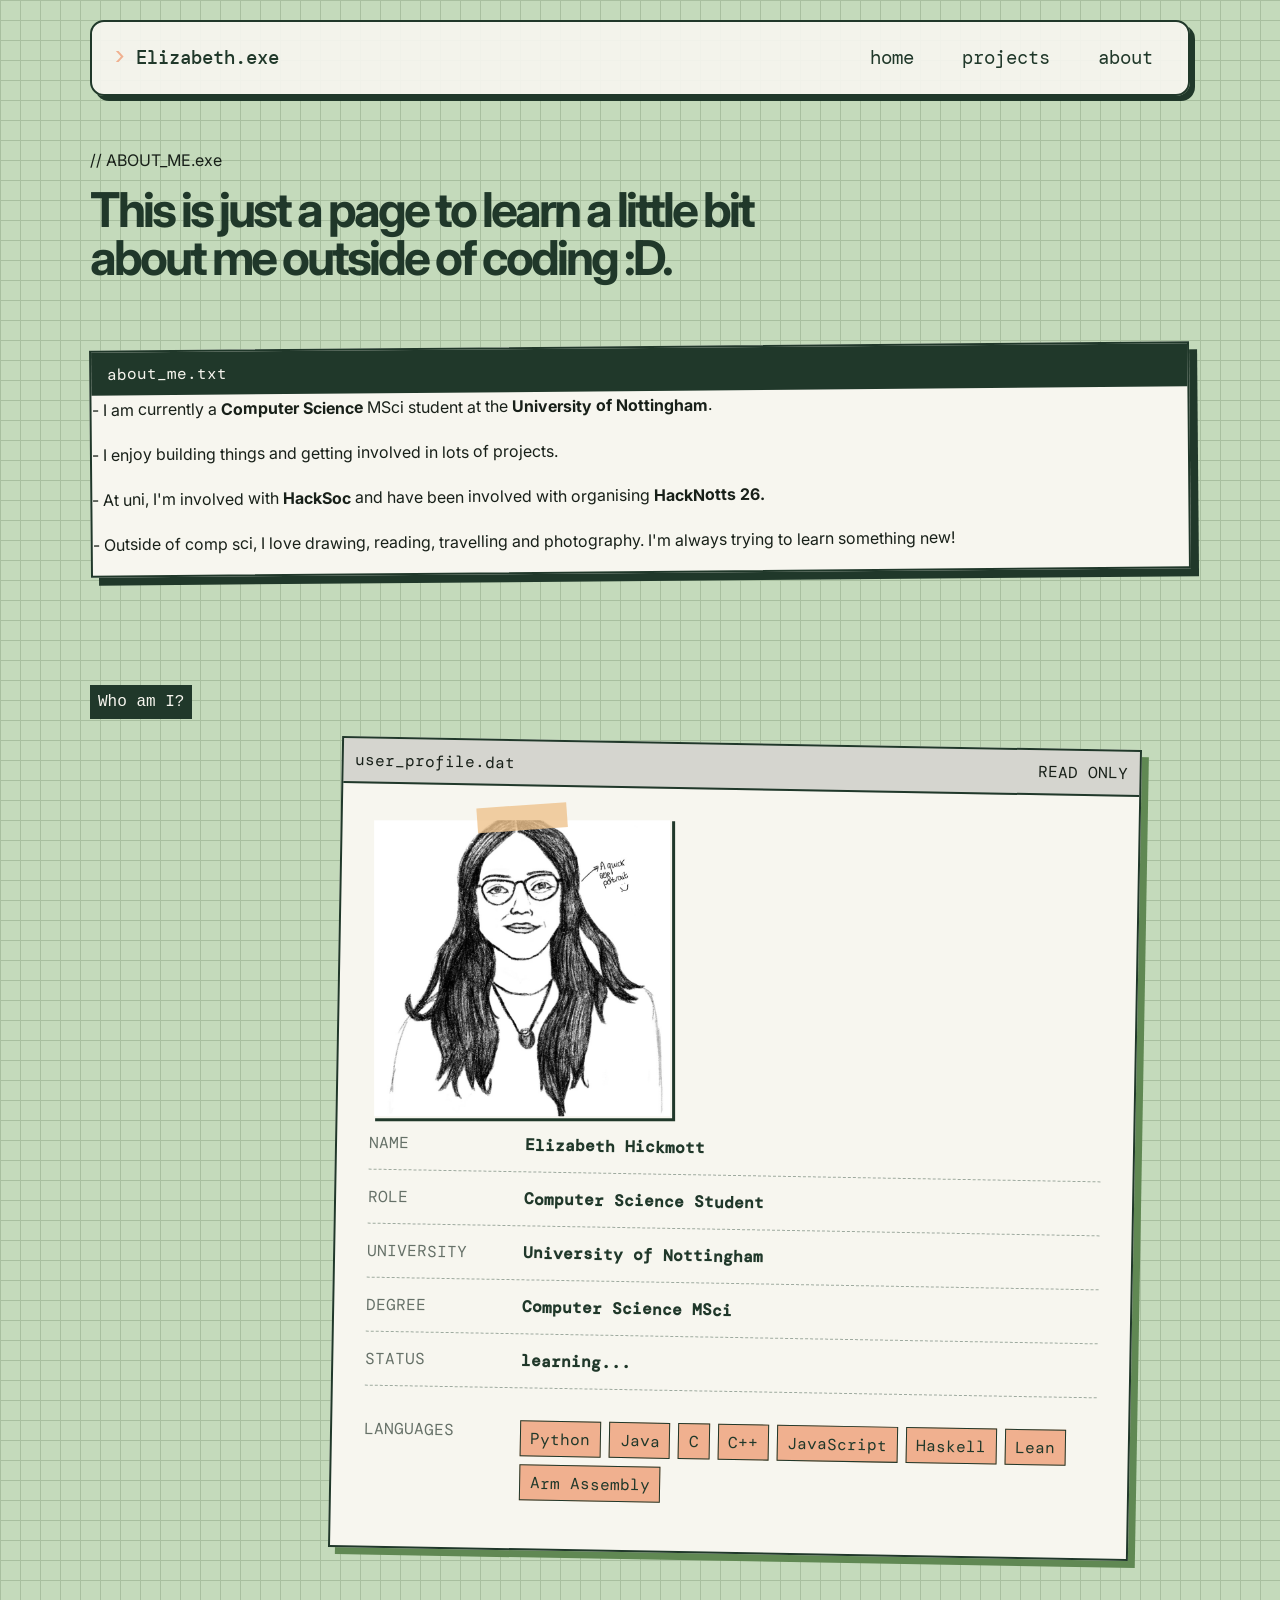
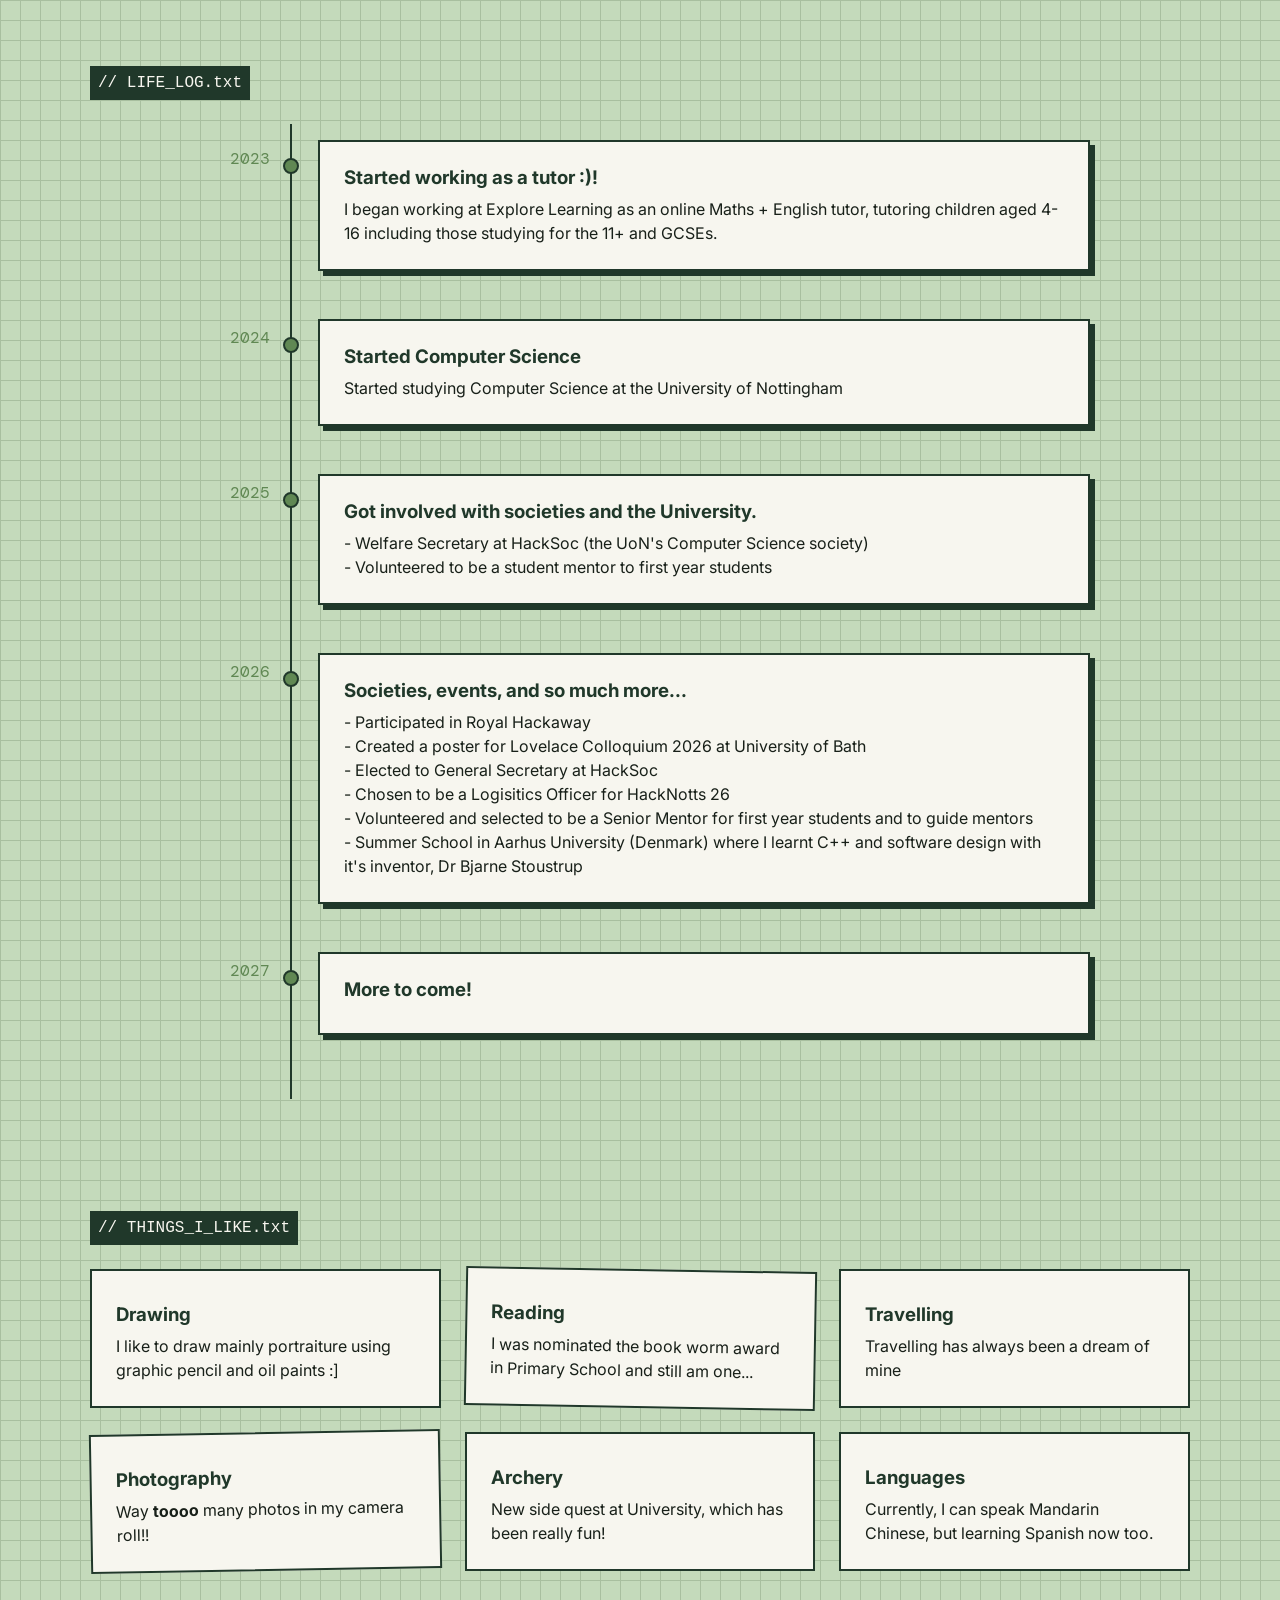
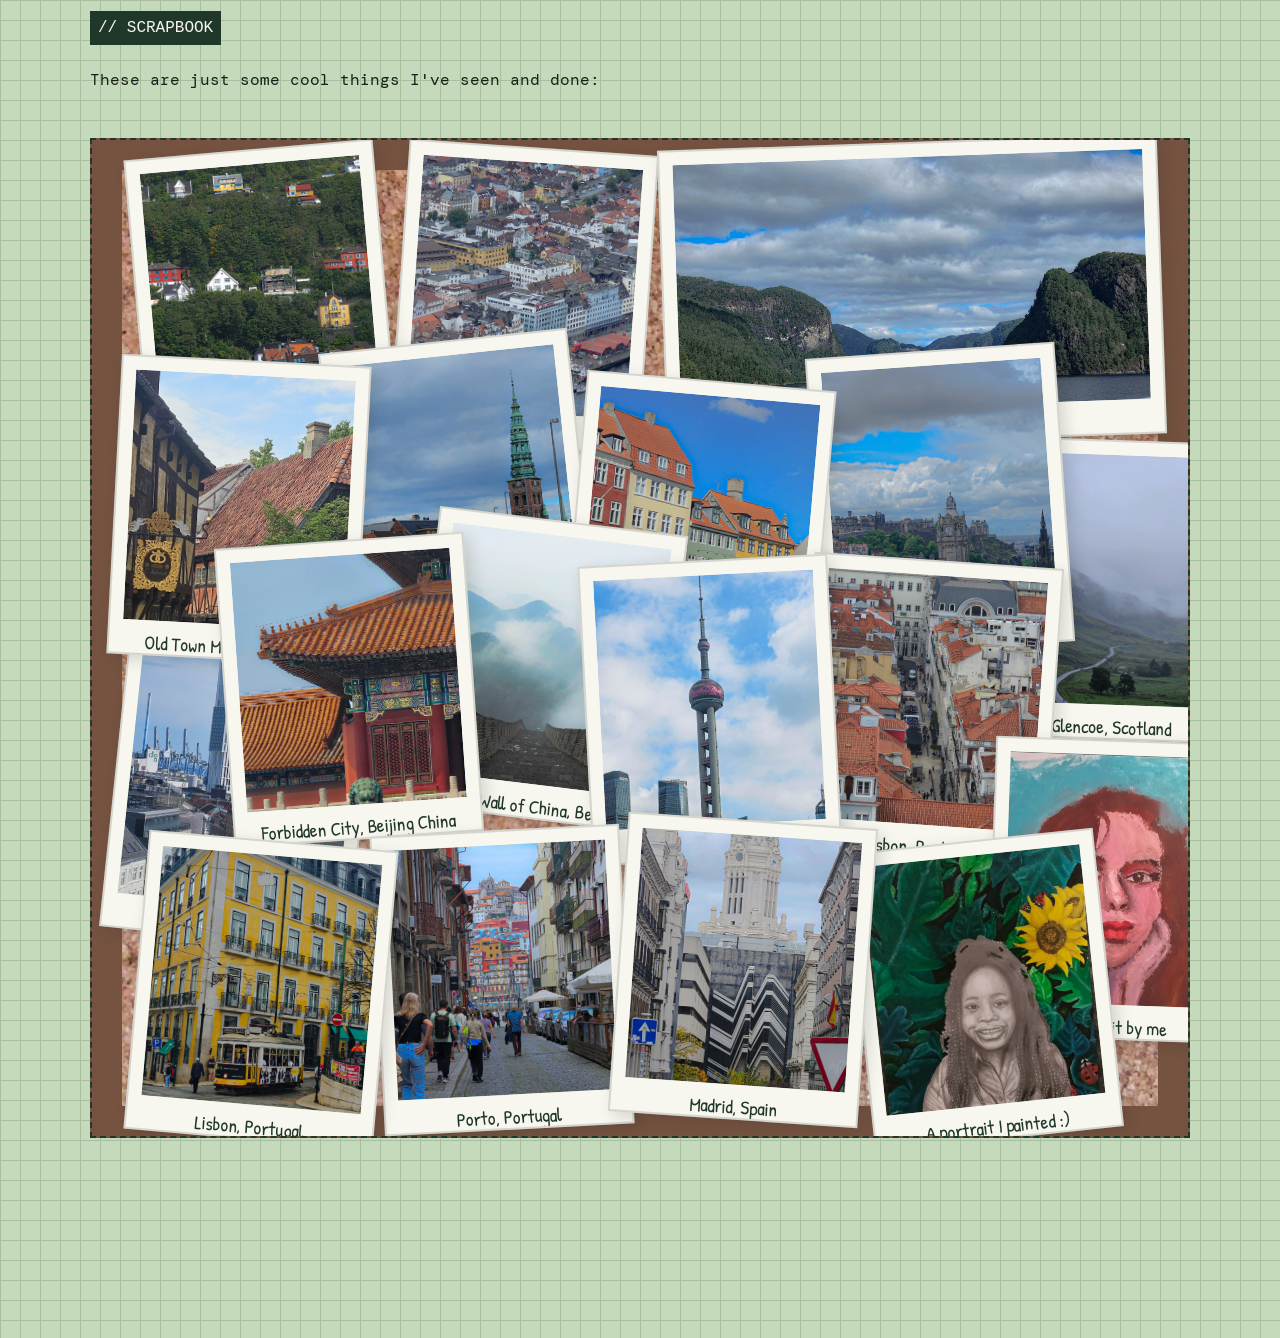
<file: about.html>
<!DOCTYPE html>
<html lang="en">
    <head>
        <title>Elizabeth - about</title>
        <meta charset="UTF-8">
        <meta name="viewport" content="width=device-width, initial-scale=1.0">
        <link rel="stylesheet" href="https://cdnjs.cloudflare.com/ajax/libs/font-awesome/4.7.0/css/font-awesome.min.css">
        <link rel="stylesheet" href="style.css">
    </head>

    <body>
        <header>
            <a href="index.html" class="logo"> Elizabeth.exe</a>
    
            <nav> 
                <a href="index.html">home</a>
                <a href="projects.html"> projects</a>
                <a href="about.html"> about</a>
            </nav>

        </header>

        <main class="about-page">

            <section class="about-heading">
                <p class="terminal-label">
                    // ABOUT_ME.exe
                </p>

                <h1>
                    This is just a page to learn a little bit about me outside of coding :D.
                </h1>

            </section>


            <section class="about-window">
                <div class="about-window-bar">
                    <span>
                        about_me.txt
                    </span>

                    <div class="window-buttons">

                        <i></i>
                        <i></i>
                        <i></i>
    
                    </div>
                </div>

                <div class="about-txt">

                    <p>
                        - I am currently a <b>Computer Science</b> MSci student at the <b>University of Nottingham</b>.
                    </p>

                    <p>
                        - I enjoy building things and getting involved in lots of projects.
                    </p>

                    <p>
                        - At uni, I'm involved with <b>HackSoc </b> and have been involved with organising <b>HackNotts 26.</b>
                    </p>

                    <p>
                        - Outside of comp sci, I love drawing, reading, travelling and photography. I'm always trying to learn something new!
                    </p>
                </div>
            </section>


            <section class="profile-section">
                <div class="section-label">
                    Who am I?
                </div>

                <div class="profile-card">
                    <div class="profile-header">
                        <span>
                            user_profile.dat
                        </span>

                        <span>
                            READ ONLY
                        </span>
                    </div>

                    

                    <div class="profile-content">

                        <div class="profile-photo">
                            <div class="photo-image">
                                <img src="images/selfPortrait.jpeg" alt="Self Portrait">          
                            </div>               
                         </div>

                        <div class="profile-row">
                            <span> NAME</span>
                            <strong>Elizabeth Hickmott</strong>
                        </div>

                        <div class="profile-row">
                            <span> ROLE</span>
                            <strong>Computer Science Student</strong>
                        </div>

                        <div class="profile-row">
                            <span> UNIVERSITY</span>
                            <strong>University of Nottingham</strong>
                        </div>

                        <div class="profile-row">
                            <span> DEGREE</span>
                            <strong>Computer Science MSci</strong>
                        </div>

                        <div class="profile-row">
                            <span> STATUS</span>
                            <strong>learning...</strong>
                        </div>


                        <div class="profile-divider"></div>

                        <div class="profile-row skills">
                            <span> LANGUAGES</span>

                            <div>
                                <span>Python</span>
                                <span>Java</span>
                                <span>C</span>
                                <span>C++</span>
                                <span>JavaScript</span>
                                <span>Haskell</span>
                                <span>Lean</span>
                                <span>Arm Assembly</span>
                            </div>
                        </div>
                    </div>
                </div>
            </section>


            <section class="life-section">
                <div class="section-label">
                    // LIFE_LOG.txt
                </div>

                <div class="timeline">
                    <div class="timeline-item">
                        <div class="timeline-date">
                            2023
                        </div>
                        
                        <div class="timeline-content">
                        <h3>
                            Started working as a tutor :)!
                        </h3>
                        <p>
                            I began working at Explore Learning as an online Maths + English tutor, tutoring children aged 4-16 including those studying for the 11+ and GCSEs.
                        </p>
                    </div>
                </div>

                    <div class="timeline-item">
                        <div class="timeline-date">
                            2024
                        </div>
                        
                        <div class="timeline-content">
                            <h3>
                                Started Computer Science
                            </h3>
                            <p>
                                Started studying Computer Science at the University of Nottingham
                            </p>
                        </div>
                    </div>

                    <div class="timeline-item">
                        <div class="timeline-date">
                            2025
                        </div>
                        
                        <div class="timeline-content">
                            <h3>
                                Got involved with societies and the University.
                            </h3>
                            <p>
                                - Welfare Secretary at HackSoc (the UoN's Computer Science society)
                                <br>
                                - Volunteered to be a student mentor to first year students
                            </p>
                        </div>
                    </div>

                    <div class="timeline-item">
                        <div class="timeline-date">
                            2026
                        </div>
                        
                        <div class="timeline-content">
                            <h3>
                                Societies, events, and so much more...
                            </h3>
                            <p>
                                - Participated in Royal Hackaway
                                <br>
                                - Created a poster for Lovelace Colloquium 2026 at University of Bath
                                <br>
                                - Elected to General Secretary at HackSoc 
                                <br>
                                - Chosen to be a Logisitics Officer for HackNotts 26
                                <br>
                                - Volunteered and selected to be a Senior Mentor for first year students and to guide mentors
                                <br>
                                - Summer School in Aarhus University (Denmark) where I learnt C++ and software design with it's inventor, Dr Bjarne Stoustrup
                            </p>
                        </div>
                    </div>

                    <div class="timeline-item">
                        <div class="timeline-date">
                            2027
                        </div>
                        
                        <div class="timeline-content">
                            <h3>
                                More to come!
                            </h3>
                        </div>
                       
                    </div>
                </div>




            </section>


            <secton class="like-section">
                <div class="section-label">
                    // THINGS_I_LIKE.txt
                </div>

                <div class="likes">
                    <div class="like-card">
                        <h3>Drawing</h3>
                        <p>I like to draw mainly portraiture using graphic pencil and oil paints :]</p>
                    </div>

                    <div class="like-card">
                        <h3>Reading</h3>
                        <p>I was nominated the book worm award in Primary School and still am one... </p>
                    </div>

                    <div class="like-card">
                        <h3>Travelling</h3>
                        <p>Travelling has always been a dream of mine</p>
                    </div>

                    <div class="like-card">
                        <h3>Photography</h3>
                        <p>Way <b>toooo</b> many photos in my camera roll!!</p>
                    </div>

                    <div class="like-card">
                        <h3>Archery</h3>
                        <p>New side quest at University, which has been really fun!</p>
                    </div>

                    <div class="like-card">
                        <h3>Languages</h3>
                        <p>Currently, I can speak Mandarin Chinese, but learning Spanish now too.</p>
                    </div>

                </div>
            </secton>


            <section class="scrapbook-section">
                <br><br>
                <div class="section-label">
                    // SCRAPBOOK
                </div>

                <p class="scrapbook-intro">
                    These are just some cool things I've seen and done:
                </p>


                <div class="scrapbook">

                    <div class="photo-board">
                        <img src="images/corkboard.jpg" alt="corkboard">
                    </div>

                    <div class="scrapbook-photo photo-one">
                        <div class="photo">
                            <img src="images/Bergen.jpg" alt="Bergen, Norway">
                        </div>

                        <span> Bergen, Norway </span>
                    </div>

                    <div class="scrapbook-photo photo-two">

                        <div class="photo">
                            <img src="images/BergenCity.jpg" alt="Bergen, Norway">
                        </div>

                        <span> Bergen, Norway </span>
                    </div>

                    <div class="scrapbook-photo2 photo-three">
                        <div class="photo">
                            <img src="images/BergenFjord.jpg" alt="Bergen, Norway">
                        </div>

                        <span> Bergen Fjord, Norway </span>
                    </div>


                    <div class="scrapbook-photo photo-four">
                        <div class="photo">
                            <img src="images/Aarhus.jpg" alt="Aarhus, Denmark">
                        </div>

                        <span> Aarhus, Denmark </span>
                    </div>


                    <div class="scrapbook-photo photo-five">
                        <div class="photo">
                            <img src="images/OldTownMuseumAarhus.jpg" alt="Old Town Museum, Aarhus">
                        </div>

                        <span> Old Town Museum, Aarhus </span>
                    </div>


                    <div class="scrapbook-photo photo-six">
                        <div class="photo">
                            <img src="images/Copenhagen.jpg" alt="Copenhagen, Denmark">
                        </div>

                        <span> Copenhagen, Denmark </span>
                    </div>


                    <div class="scrapbook-photo photo-seven">
                        <div class="photo">
                            <img src="images/Kobenhaven.jpg" alt="Copenhagen, Denmark">
                        </div>

                        <span> Copenhagen, Denmark </span>
                    </div>


                    <div class="scrapbook-photo photo-eight">
                        <div class="photo">
                            <img src="images/Edinburgh.jpg" alt="Edinburgh, Scotland">
                        </div>

                        <span> Edinburgh, Scotland </span>
                    </div>


                    <div class="scrapbook-photo photo-nine">
                        <div class="photo">
                            <img src="images/Glencoe.jpg" alt="Glencoe, Scotland">
                        </div>

                        <span> Glencoe, Scotland </span>
                    </div>


                    <div class="scrapbook-photo photo-ten">
                        <div class="photo">
                            <img src="images/ForbiddenCity.jpg" alt="Forbidden City, China">
                        </div>

                        <span> Forbidden City, Beijing China </span>
                    </div>


                    <div class="scrapbook-photo photo-eleven">
                        <div class="photo">
                            <img src="images/GreatWallofChina.jpg" alt="Great Wall of China, China">
                        </div>

                        <span> Great Wall of China, Beijing China </span>
                    </div>


                    <div class="scrapbook-photo photo-twelve">
                        <div class="photo">
                            <img src="images/Shanghai.jpg" alt="Shanghai, China">
                        </div>

                        <span> Shanghai, China </span>
                    </div>


                    <div class="scrapbook-photo photo-thirteen">
                        <div class="photo">
                            <img src="images/Lisbon.jpg" alt="Lisbon, Portugal">
                        </div>

                        <span> Lisbon, Portugal </span>
                    </div>


                    <div class="scrapbook-photo photo-fourteen">
                        <div class="photo">
                            <img src="images/LisbonTram28.jpg" alt="Lisbon, Portugal">
                        </div>

                        <span> Lisbon, Portugal </span>
                    </div>


                    <div class="scrapbook-photo photo-fifteen">
                        <div class="photo">
                            <img src="images/Porto.jpg" alt="Porto, Portugal">
                        </div>

                        <span> Porto, Portugal </span>
                    </div>

                    <div class="scrapbook-photo photo-sixteen">
                        <div class="photo">
                            <img src="images/Madrid.jpg" alt="Madrid, Spain">
                        </div>

                        <span> Madrid, Spain </span>
                    </div>

                    <div class="scrapbook-photo photo-seventeen">
                        <div class="photo">
                            <img src="images/Painting.jpg" alt="Painting">
                        </div>

                        <span> A portrait I painted :) </span>
                    </div>

                    <div class="scrapbook-photo photo-eighteen">
                        <div class="photo">
                            <img src="images/Painting2.jpg" alt="Painting2">
                        </div>

                        <span> A portrait by me </span>
                    </div>
    
                </div>
            </section>





</html>
</file>
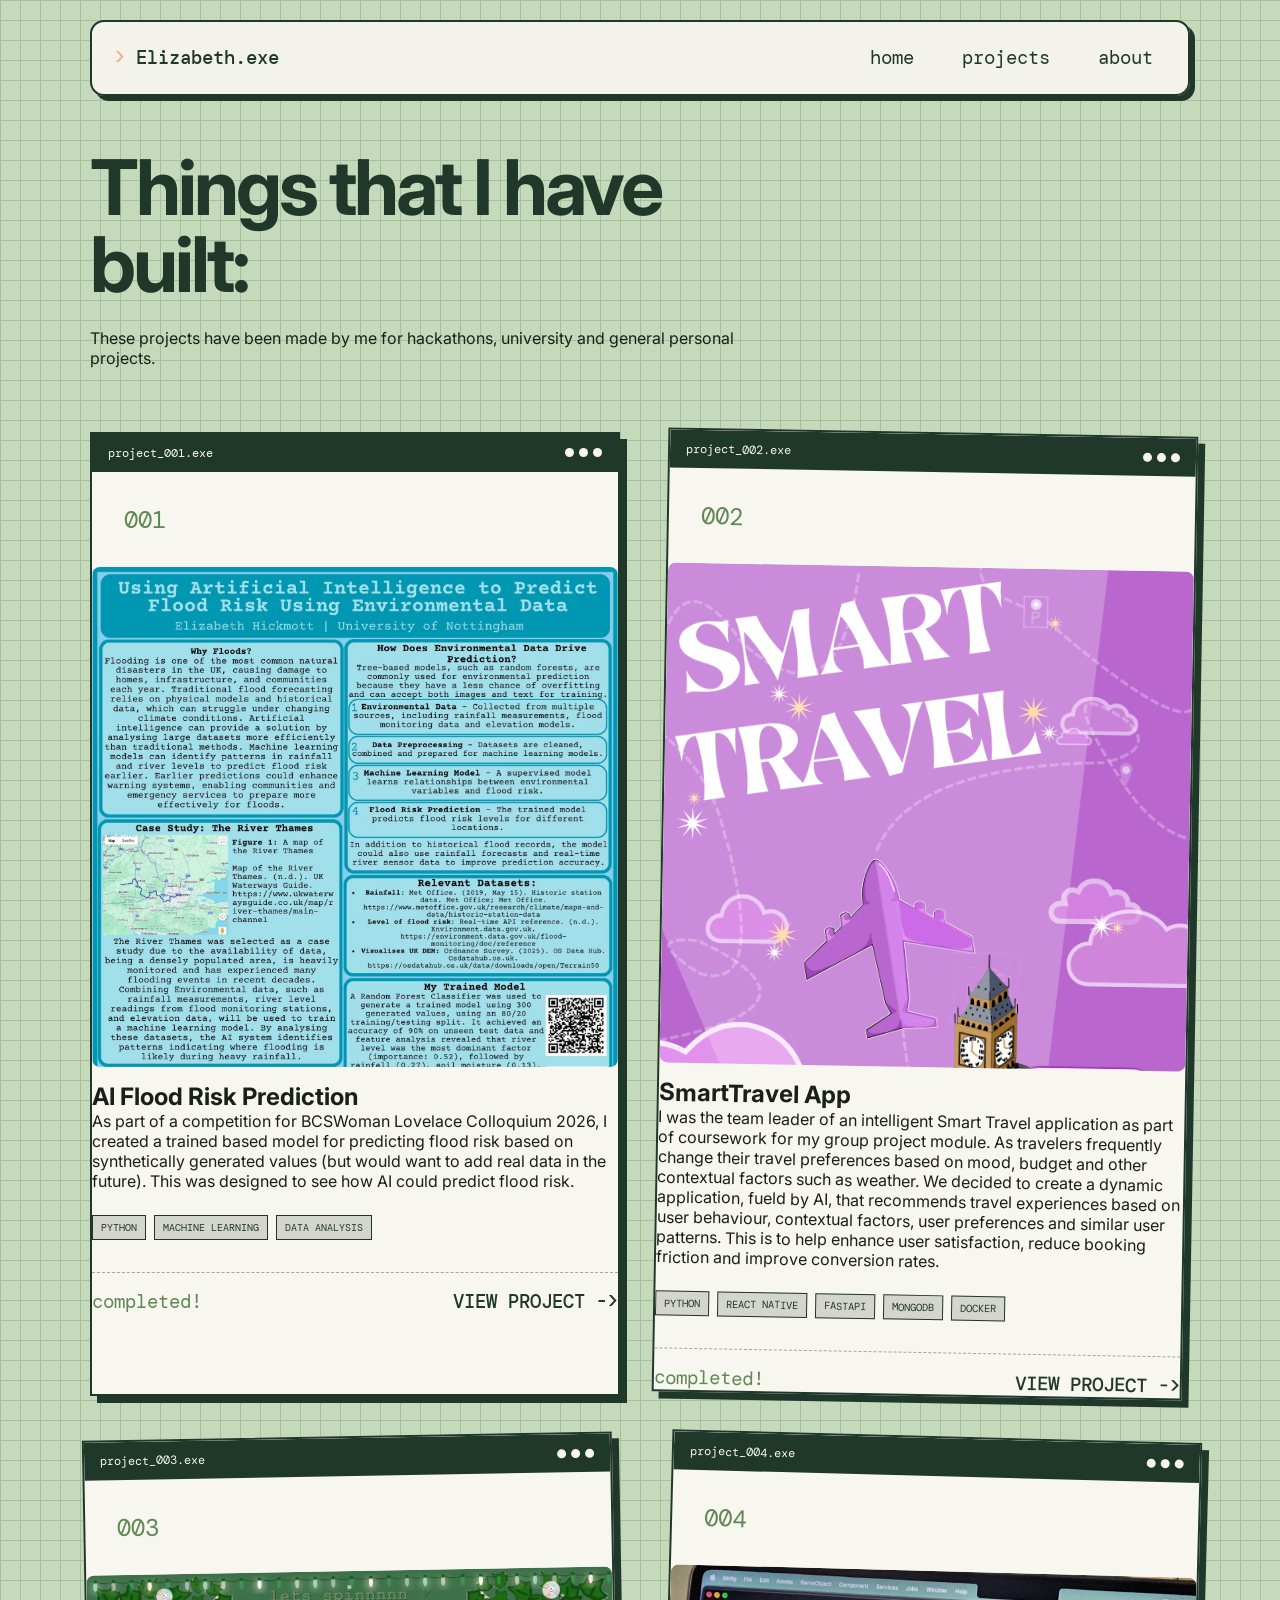
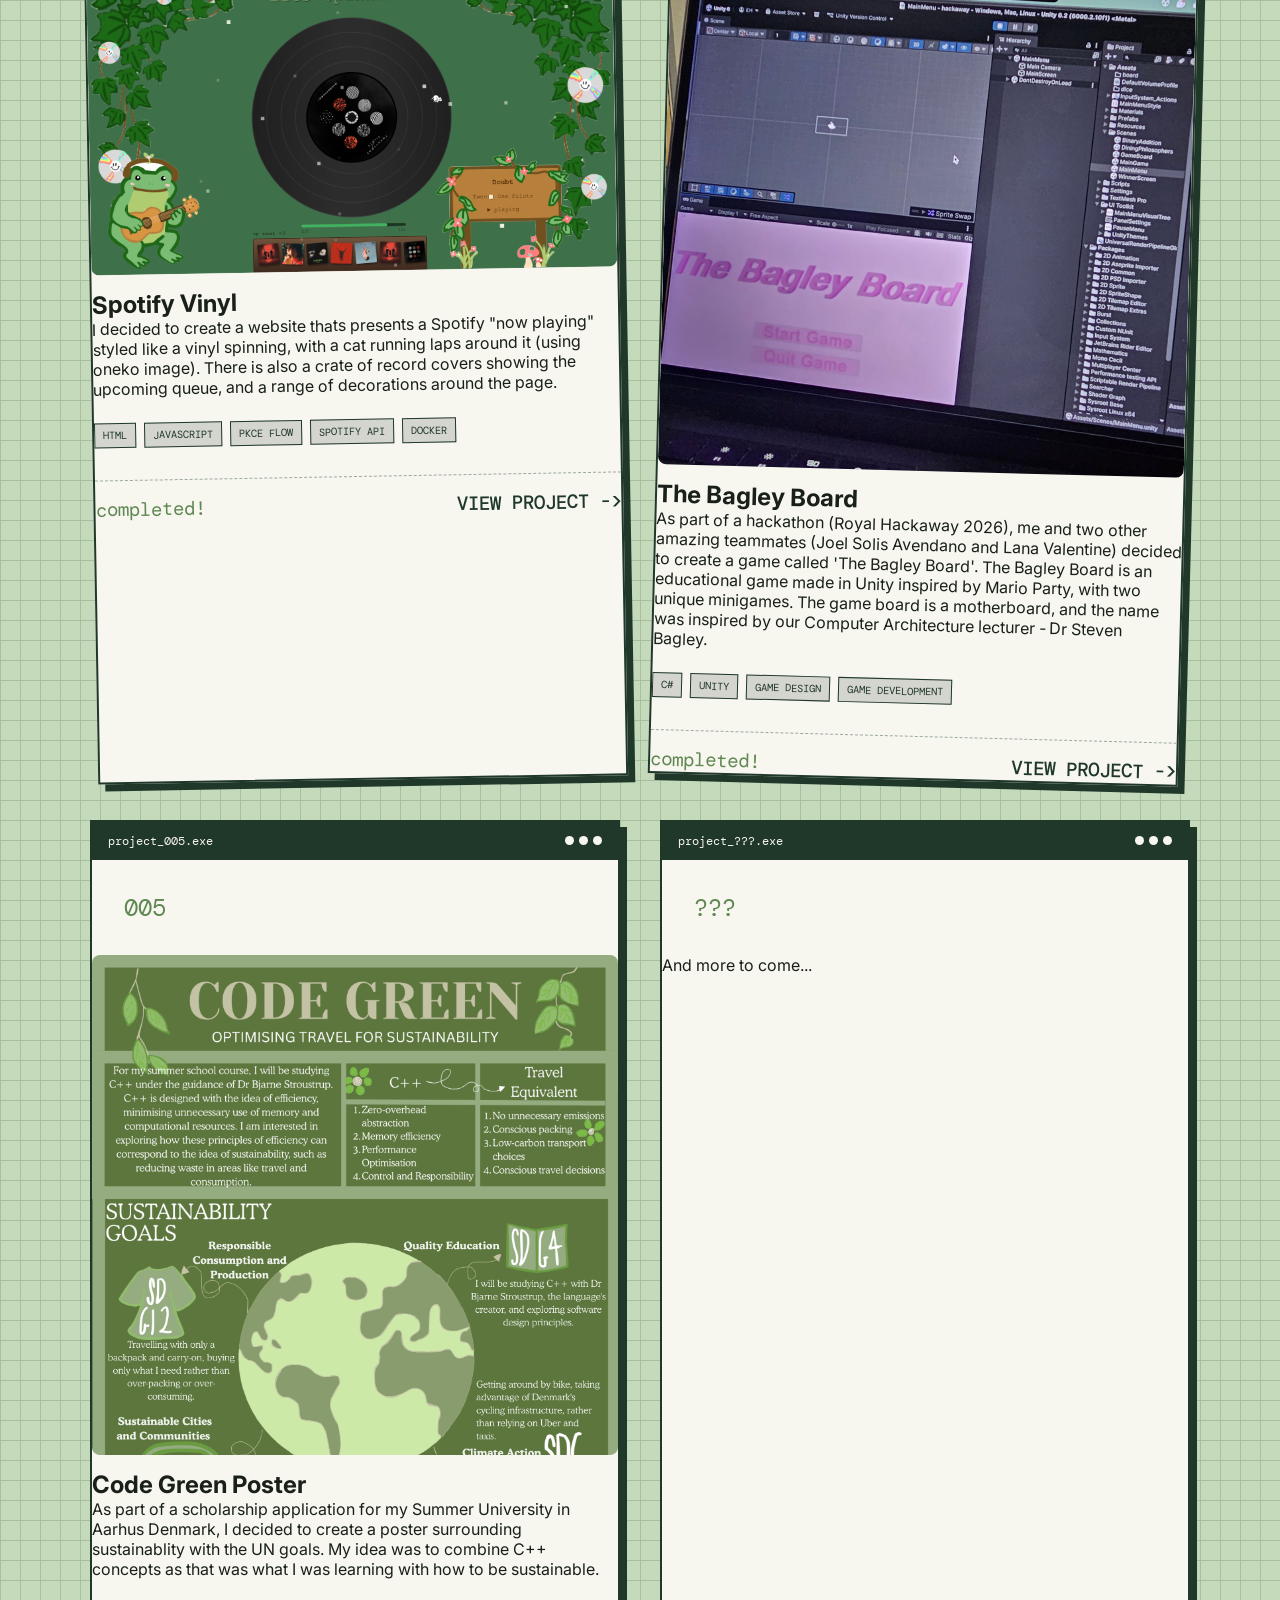
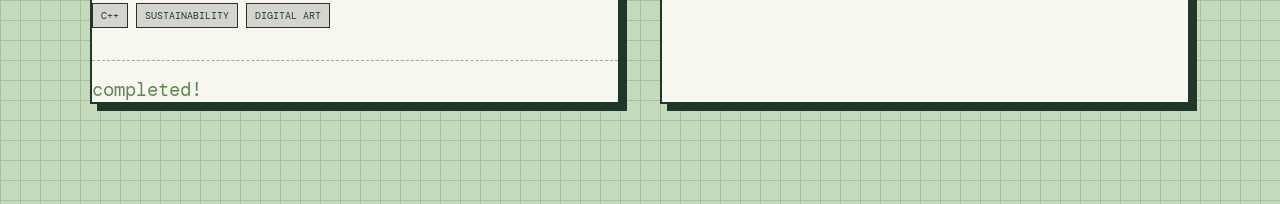
<file: projects.html>
<!DOCTYPE html>
<html lang="en">
    <head>
        <title>Elizabeth - projects</title>
        <meta charset="UTF-8">
        <meta name="viewport" content="width=device-width, initial-scale=1.0">
        <link rel="stylesheet" href="https://cdnjs.cloudflare.com/ajax/libs/font-awesome/4.7.0/css/font-awesome.min.css">
        <link rel="stylesheet" href="style.css">
    </head>

<body>
    <header>
        <a href="index.html" class="logo"> Elizabeth.exe</a>

        <nav> 
            <a href="index.html">home</a>
            <a href="projects.html"> projects</a>
            <a href="about.html"> about</a>
        </nav>
       

    </header>

    <main class="projects-page">
        <section class="projects">
            <div class="projects-heading">
                <h1>
                    Things that I have built:
                </h1>

                <p class="intro">
                    These projects have been made by me for hackathons, university and general personal projects.
                </p>
            </div>

            <div class="project-grid">
                <article class="project-card">
                    <div class="window-bar">
                        <span>
                            project_001.exe
                        </span>
                        <div class="window-button">
                            <i></i>
                            <i></i>
                            <i></i>
                        </div>
                    </div>


                    <div class="project-content">
                        <span class="project-num"> 001 </span>
                    </div>
                    <div class="project-photo">
                        <img src="images/projectss/UsingArtificialIntelligenceToPredictFloodRiskUsingEnvironmentalData.png" alt="Flood Risk Poster">
                    </div>
                    <h2> AI Flood Risk Prediction</h2>
                    <p> As part of a competition for BCSWoman Lovelace Colloquium 2026, I created a trained based model for predicting flood risk based on synthetically generated values (but would  want to add real data in the future). This was designed to see how AI could predict flood risk. 
                    </p>

                    <div class="project-tags">
                        <span>PYTHON</span>
                        <span> MACHINE LEARNING</span>
                        <span> DATA ANALYSIS</span>
                    </div>

                    <div class="project-footer">
                        <span class="status"> completed!</span>
                        <a href="https://github.com/elizabethhickmott/AI-Flood-Risk-Prediction" class="project-link"> VIEW PROJECT -></a>
                    </div>
                </article>


                <article class="project-card">
                    <div class="window-bar">
                        <span>
                            project_002.exe
                        </span>
                        <div class="window-button">
                            <i></i>
                            <i></i>
                            <i></i>
                        </div>
                    </div>


                    <div class="project-content">
                        <span class="project-num"> 002 </span>
                    </div>
                    <div class="project-photo">
                        <img src="images/projectss/smart-travel-poster.png" alt="Smart Travel App">
                    </div>
                    <h2> SmartTravel App</h2>
                    <p> I was the team leader of an intelligent Smart Travel application as part of coursework for my group project module. As travelers frequently change their travel preferences based on mood, budget and other contextual factors such as weather. We decided to create a dynamic application, fueld by AI, that recommends travel experiences based on user behaviour, contextual factors, user preferences and similar user patterns. This is to help enhance user satisfaction, reduce booking friction and improve conversion rates.
                    </p>

                    <div class="project-tags">
                        <span>PYTHON</span>
                        <span>REACT NATIVE</span>
                        <span>FASTAPI</span>
                        <span>MONGODB</span>
                        <span>DOCKER</span>
                    </div>

                    <div class="project-footer">
                        <span class="status"> completed!</span>
                        <a href="https://github.com/elizabethhickmott/SmartTravel-App" class="project-link"> VIEW PROJECT -></a>
                    </div>
                </article>

                <article class="project-card">
                    <div class="window-bar">
                        <span>
                            project_003.exe
                        </span>
                        <div class="window-button">
                            <i></i>
                            <i></i>
                            <i></i>
                        </div>
                    </div>


                    <div class="project-content">
                        <span class="project-num"> 003 </span>
                    </div>
                    <div class="project-photo">
                        <img src="images/projectss/spotifyVinyl.png" alt="Spotify Vinyl">
                    </div>
                    <h2>Spotify Vinyl</h2>
                    <p> I decided to create a website thats presents a Spotify "now playing" styled like a vinyl spinning, with a cat running laps around it (using oneko image). There is also a crate of record covers showing the upcoming queue, and a range of decorations around the page.
                    </p>

                    <div class="project-tags">
                        <span>HTML</span>
                        <span>JAVASCRIPT</span>
                        <span>PKCE FLOW</span>
                        <span>SPOTIFY API</span>
                        <span>DOCKER</span>
                    </div>

                    <div class="project-footer">
                        <span class="status"> completed!</span>
                        <a href="https://github.com/elizabethhickmott/spotifyVinyl" class="project-link"> VIEW PROJECT -></a>
                    </div>
                </article>


                <article class="project-card">
                    <div class="window-bar">
                        <span>
                            project_004.exe
                        </span>
                        <div class="window-button">
                            <i></i>
                            <i></i>
                            <i></i>
                        </div>
                    </div>


                    <div class="project-content">
                        <span class="project-num"> 004 </span>
                    </div>
                    <div class="project-photo">
                            <img src="images/projectss/BagleyBoardPhoto.jpg" alt="Bagley Board">
                    </div>
                    <h2>The Bagley Board</h2>
                    <p> As part of a hackathon (Royal Hackaway 2026), me and two other amazing teammates (Joel Solis Avendano and Lana Valentine) decided to create a game called 'The Bagley Board'. The Bagley Board is an educational game made in Unity inspired by Mario Party, with two unique minigames. The game board is a motherboard, and the name was inspired by our Computer Architecture lecturer - Dr Steven Bagley.
                    </p>

                    <div class="project-tags">
                        <span>C#</span>
                        <span>UNITY</span>
                        <span>GAME DESIGN</span>
                        <span>GAME DEVELOPMENT</span>
                    </div>

                    <div class="project-footer">
                        <span class="status"> completed!</span>
                        <a href="https://github.com/elizabethhickmott/spotifyVinyl" class="project-link"> VIEW PROJECT -></a>
                    </div>
                </article>

                <article class="project-card">
                    <div class="window-bar">
                        <span>
                            project_005.exe
                        </span>
                        <div class="window-button">
                            <i></i>
                            <i></i>
                            <i></i>
                        </div>
                    </div>


                    <div class="project-content">
                        <span class="project-num"> 005 </span>
                    </div>
                    <div class="project-photo">
                            <img src="images/projectss/CodeGreen.png" alt="Code Green">
                    </div>
                    <h2>Code Green Poster</h2>
                    <p> As part of a scholarship application for my Summer University in Aarhus Denmark, I decided to create a poster surrounding sustainablity with the UN goals. My idea was to combine C++ concepts as that was what I was learning with how to be sustainable.
                    </p>

                    <div class="project-tags">
                        <span>C++</span>
                        <span>SUSTAINABILITY</span>
                        <span>DIGITAL ART</span>
                    </div>

                    <div class="project-footer">
                        <span class="status"> completed!</span>
                    </div>
                </article>


                <article class="project-card">
                    <div class="window-bar">
                        <span>
                            project_???.exe
                        </span>
                        <div class="window-button">
                            <i></i>
                            <i></i>
                            <i></i>
                        </div>
                    </div>


                    <div class="project-content">
                        <span class="project-num"> ??? </span>
                    </div>
                    <p> And more to come...

                    
                </article>
                    

            </div>


        </section>


    </main>
</body>

</html>
</file>
<file: style.css>
@import url('https://fonts.googleapis.com/css2?family=DM+Mono:wght@400;500&family=Inter:wght@400;500;600;700&family=Patrick+Hand&display=swap');

:root {
    --background: #c4dabb;
    --paper: #f7f6ef;
    --forest: #20382a;
    --text: #182019;
    --text-line: #667168;
    --accent: rgb(96, 136, 83);
    --accent-light: #f0b08f;
    --line: #9eaa9f;
    --shadow: rgba(24, 32, 25, 0.15);
    --brown: #765341;
}


*{
    margin: 0;
    padding: 0;
    box-sizing: border-box;
    
}

html {
    scroll-behavior: smooth;
}

/* website.html */
body {
    min-height: 100vh;
    overflow-x: hidden;
    background: var(--background);
    color: var(--text);
    font-family: 'Inter', sans-serif;
    background-image: linear-gradient(#a8bf9f 1px, transparent 1px), linear-gradient(to right, #a8bf9f 1px,var(--background) 1px);
    background-size: 20px 20px;
}

a {
    text-decoration: none;
    color: inherit;
}

header {
    position: fixed;
    top: 20px;
    left: 50%;
    transform: translateX(-50%);
    width: min(1100px, 90%);
    padding: 1rem 1.4rem;
    background: rgba(247, 246, 239, 0.92);
    border: 2px solid var(--forest);
    border-radius: 14px;
    box-shadow: 5px 5px 0 var(--forest);
    display:flex;
    justify-content: space-between;
    align-items: center;
    z-index:100;
}

.logo{
    font-family: 'DM Mono', monospace;
    font-size: 1.2rem;
    font-weight: 500;
    color: var(--forest);  
    transition: 0.5s;
}

.logo:before {
    content: '>';
    color: var(--accent-light);
}

.logo:hover{
    transform: scale(1.1);
}

nav {
    display: flex;
    align-items: center;
    gap: 1.5rem;
}

nav a {
    font-family: 'DM Mono', monospace;
    font-size: 1.2rem;
    color: var(--forest);
    padding: 0.4rem 0.7rem;
    border: 1px solid transparent;
    transition: 0.2s ease;
}

nav a:hover, nav a.active{
    background: var(--accent-light);
    border: 1px solid var(--forest);

    transform: rotate(-2 deg);
}


.home {
   position: relative;
    width: min(1100px, 90%);
    min-height: 100vh;
    margin: 0 auto;
    padding-top: 160px;
    padding-bottom: 100px;
    display: grid;
    grid-template-columns: 0.8fr 1.2fr;
    gap: 5rem;
    align-items: center;
  }
  
.home-img  {
    position: relative;
    display: flex;
    justify-content: center;
    align-items: center;
}

.home-img::before{
    content: "";
    position: absolute;
    width: 90px;
    height: 25px;
    background: rgba(239, 196, 142, 0.8);
    top: -15px;
    left: 50%;
    transform: translateX(-50%) rotate(-4deg);
    z-index: 2;


}


.home-img img {
    width: 330px;
    height: 380px;
    object-fit: cover;
    border: 8px solid var(--paper);
    box-shadow: 8px 8px 0 var(--forest), 0 12px 30px var(--shadow);
    transform: rotate(-3deg);
    transition: 0.3s ease;
}

.home-img img:hover {
    transform: rotate(1deg) scale(1.03);
}

.home-img:after {
    content: "^ This is me, designed using picrew! :)";
    position: absolute;
    bottom: -45px;
    right: 5px;
    font-family: "Patrick Hand", cursive;
    font-size: 1.4rem;
    color: var(--forest);
    transform: rotate(-5deg);

}

.home-content {
    position:relative;
}

.home-content:before {
    content:"// Computer Science Student at the University of Nottingham!";
    display: block;
    margin-bottom: 0.8rem;
    font-family: 'DM Mono', monospace;
    font-size: 0.8rem;
    color: var(--accent);
}

.home-content h1{
    font-size: clamp(3rem, 6vw, 5.5rem);
    line-height: 0.95;
    letter-spacing: -3px;
    margin-bottom: 1.5rem;
    color: var(--forest);
}

.home-content h1 span{
    color: var(--accent);
}

.social-icons {
    display: flex;
    gap: 1rem;
    margin-top: 2rem;
    flex-wrap: wrap;
}

.social-icons .link a {
    background: var(--forest);
    color: white;
    padding: 0.8rem 1rem;
    border: 2px solid var(--forest);
    display: flex;
    flex-direction: row;
    align-items: center;
    gap: 0.6rem;
    transition: 0.2s ease;
    font-family: 'DM Mono', monospace;
    font-size: 0.8rem;

}

.social-icons .link a:hover {
    background: var(--accent);
    transform: translateY(-4px) rotate(-2deg);
    box-shadow: 4px 4px 0 var(--forest);
}


.social-icons i {
    font-size: 20px !important;
}


.info-box {
   position: relative;
   background: var(--paper);
   border: 2px solid var(--forest);
   padding: 2rem;
   margin: 2rem 0;
   box-shadow: 7px 7px 0 var(--forest);
   transform: rotate(1deg);
}

.info-box:before{
    content: "about_me.txt";
    display: block;
    margin: -2rem -2rem 2rem -2rem;
    padding: 0.5rem 1rem;
    background: var(--forest);
    color: var(--paper);
    font-family: 'DM Mono', monospace;
    font-size: 0.75rem;
}

.info-box:after{
    content: "x";
    position: absolute;
    top: 5px;
    right: 10px;
    color: var(--paper);
    font-family: 'DM Mono', monospace;
}
  
.info-box h3 {
    font-family: 'DM Mono', monospace;
    font-size: 1.5rem;
    margin-bottom: 1rem;
    color: var(--accent);
}

.info-box p {
    font-size: 1rem;
    line-height: 1.7;
    color: var(--text);
}

.home-content h4{
    margin-top: 3rem;
    margin-bottom: 1.5rem;
    font-size: 1rem;
    font-family: 'DM Mono', monospace;
    color: var(--forest);
}

.home-content > p {
    margin-bottom: 1rem;
    padding: 1rem 1.2rem;
    background: rgba(247, 246, 239, 0.7);
    border-left: 4px solid var(--accent);
    font-size: 0.95rem;
    line-height: 1.7;
}


.home-content:after {
    content: "thank you for looking at my wesbite! :)";
    position: absolute;
    right: -30px;
    top: -40px;
    padding: 0.5rem 0.8rem;
    background: var(--accent-light);
    border: 1px solid var(--forest);
    font-family: 'DM Mono', monospace;
    font-size: 0.7rem;
    transform: rotate(4deg);
    box-shadow: 3px 3px 0 var(--forest);
}

/* projects.html */
.projects-page {
    min-height: 100vh;
    padding-top: 150px;
    padding-bottom: 100px;
}


.projects {
    width: min(1100px,  90%);
    margin: 0 auto;
}

.projects-heading {
    max-width: 700px;
    margin-bottom: 4rem;
}

.projects-heading h1 {
    font-size: clamp(3rem, 6vw, 5rem);
    line-height: 1;
    letter-spacing: -3px;
    color: var(--forest);
    margin-bottom: 1.5rem;
}

.projects-heading h1 span {
    color: var(--accent);
}

.projects-intro {
    max-width: 600px;
    font-size: 1rem;
    line-height: 1.7;
    color: var(--text-line);
}

.project-grid {
    display: grid;
    grid-template-columns: repeat(2, minmax(0, 1fr));
    gap: 2.5rem;
}

.project-card {
    position: relative;
    background: var(--paper);
    border: 2px solid var(--forest);
    box-shadow: 7px 7px 0 var(--forest);
    transition: transform 0.25s ease, box-shadow 0.25s ease;
    overflow: hidden;
}


.project-card:nth-child(2) {
    transform: rotate(1deg);
}

.project-card:nth-child(3) {
    transform: rotate(-1deg);
}

.project-card:nth-child(4) {
    transform: rotate(1.5deg);
}

.project-card:hover{
    transform: translate(-4px, -6px) rotate(0deg);
    box-shadow: 12px 12px 0 var(--accent);
}

.window-bar {
    display: flex;
    justify-content: space-between;
    align-items: center;
    padding: 0.7rem 1rem;
    background: var(--forest);
    color: var(--paper);
    font-family: 'DM Mono', monospace;
    font-size: 0.75rem;
}

.window-button{
    display: flex;
    gap: 5px;
}

.window-button i {
    display: block;
    width: 9px;
    height: 9px;
    border-radius: 50%;
    background: var(--paper);
}

.project-card:hover .window-button i:nth-child(1) {
    background: var(--accent);
}

.project-card:hover .window-button i:nth-child(2) {
    background: var(--accent-light);
}

.project-content {
    position: relative;
    padding: 2rem;
}

.project-photo {
    max-height: 500px;
    width: 100%;
    overflow: hidden;
    border-radius: 8px;
    margin-bottom: 15px;
}

.project-photo img {
    height: 100%;
    width: 100%;
    object-fit: cover;
    display: block;
}

.project-num {
    font-family: 'DM Mono', monospace;
    font-size: 1.5rem;
    color: var(--accent);
}

.project-content h2 {
    margin-top: 0.5rem;
    margin-bottom: 1rem;
    font-size: 2rem;
    color: var(--forest);
}


.project-content p {
    color: var(--text);
    line-height: 1.7;
    font-size: 0.9rem;
    min-height: 100px;
}

.project-tags {
    display: flex;
    flex-wrap: wrap;
    gap: 0.5rem;
    margin-top: 1.5rem;
}

.project-tags span {
    padding: 0.3rem 0.5rem;
    border: 1px solid var(--forest);
    color: var(--forest);
    font-family: 'DM Mono', monospace;
    font-size: 0.65rem;
    background: var(--shadow);
    transition: 0.2s ease;
}

.project-card:hover .project-tags span {
    background: var(--accent-light);
    transform: translate(-2px);
}


.project-footer {
    display: flex;
    justify-content: space-between;
    align-items: center;
    gap: 1rem;
    margin-top: 2rem;
    padding-top: 1rem;
    border-top: 1px dashed var(--line);
}

.status {
    font-family: 'DM Mono', monospace;
    font-size: 1.2rem;
    color: var(--accent);
}

.project-link {
    font-family: 'DM Mono', monospace;
    font-size: 1.2rem;
    color: var(--forest);
    font-weight: 500;
    transition: 0.2s ease;
}


.project-link:hover {
    color: var(--accent);
    transform: translate(5px);
}

@media (max-width: 800px) {

    .projects-page {
        padding-top: 120px;
    }

    .project-grid {
        grid-template-columns: 1fr;
        gap: 2rem;
    }

    .project-card:nth-child(n) {
        transform: rotate(0deg);
    }

    .project-card:hover {
        transform: translateY(-5px);
    }

    .projects-heading h1 {
        font-size: 3.5rem;
    }

}

/* about.html */
.about-page {
    width: min(1100px, 90%);
    margin: 0 auto;
    padding-top: 150px;
    padding-bottom: 120px;
}

.about-heading {
    max-width: 700px;
    margin-bottom: 4rem;
}

.about-heading .terminal-label {
    margin-bottom: 1rem;
   
}

.about-heading h1 {
    font-size: clamp(2rem, 4vw, 3rem);
    line-height: 1;
    letter-spacing: -3px;
    color: var(--forest);
    margin-bottom: 1.5rem;
}


.about-window {
    background: var(--paper);
    border: 2px solid var(--forest);
    box-shadow: 8px 8px 0 var(--forest);
    margin-bottom: 7rem;
    transform: rotate(-0.5deg);
}

.about-window-bar {
    display: flex;
    justify-content: space-between;
    align-items: center;
    padding: 0.7rem 1rem;
    background: var(--forest);
    color: var(--paper);
    font-family: 'DM Mono', monospace;
    font-size: 1rem;
}


.about-txt p {
    line-height: 1.8;
    margin-bottom: 1rem;
    color: var(--text);
}


.section-label {
    display: inline-block;
    margin-bottom: 1.5rem;
    padding: 0.5rem 0.5rem;
    background: var(--forest);
    color: var(--paper);
    font-family: 'Courier New', monospace;
    font-size: 1rem;
}

.profile-section {
    margin-bottom: 7rem;
}

.profile-card {
    max-width: 800px;
    margin-left: auto;
    margin-right: 5%;
    background: var(--paper);
    border: 2px solid var(--forest);
    box-shadow: 7px 7px 0 var(--accent);
    transform: rotate(1deg);
}


.profile-header {
    display: flex;
    justify-content: space-between;
    padding: 0.7rem 0.7rem;
    background: var(--shadow);
    border-bottom: 2px solid var(--forest);
    font-family: 'DM Mono', monospace;
    font-size: 1rem;
}

.profile-content {
    padding: 2rem;
}

.profile-photo{
    height: 300px;
    width: 300px;
    transform: rotate(-1deg); 
    border: 2px solid var(--paper);
    box-shadow: 3px 3px 0 var(--forest);
    position: relative;
}

.photo-image {
    width: 100%;
    height: 100%;
    object-fit: cover;
    display: block;
}

.photo-image img {
    width: 100%;
    height: 100%;
    object-fit: cover;
    display: block;
    
}

.profile-photo::before{
    content: "";
    position: absolute;
    width: 90px;
    height: 25px;
    background: rgba(239, 196, 142, 0.8);
    top: -15px;
    left: 50%;
    transform: translateX(-50%) rotate(-4deg);
    z-index: 2;
}

.profile-photo:hover {
    transform: translateY(-6px) rotate(0deg);
    box-shadow: 5px 5px 0 var(--accent);
}

.profile-row {
    display: grid;
    grid-template-columns: 140px 1fr;
    gap: 1rem;
    padding: 1rem 0;
    border-bottom: 1px dashed var(--line);
    font-family: 'DM Mono', monospace;
    font-size: 1rem;
}




.profile-row span {
    color: var(--text-line);
}

.profile-row strong {
    color: var(--forest);
}

.profile-row .online {
    color: var(--accent);
}


.profile-divider {
    height: 1rem;
}

.profile-row.skills {
    border-bottom: none;
}


.profile-row.skills div {
    display: flex;
    flex-wrap: wrap;
    gap: 0.5rem;
}

.profile-row.skills div span {
    padding: 0.4rem 0.6rem;
    background: var(--accent-light);
    border: 1px solid var(--forest);
    color: var(--forest);
}


.life-section {
    margin-bottom: 7rem;
}

.timeline {
    position: relative;
    max-width: 900px;
    margin: 0 auto;
    padding: 1rem 0;
}

.timeline:before {
    content: "";
    position: absolute;
    left: 100px;
    top: 0;
    bottom: 0;
    width: 2px;
    background: var(--forest);
}

.timeline-item {
    display: grid;
    grid-template-columns: 80px 1fr;
    gap: 3rem;
    margin-bottom: 3rem;
}

.timeline-date {
    font-family: 'DM Mono', monospace;
    font-size: 1rem;
    color: var(--accent);
    text-align: right;
    padding-top: 0.5rem;
}


.timeline-content {
    position: relative;
    padding: 1.5rem;
    background: var(--paper);
    border: 2px solid var(--forest);
    box-shadow: 5px 5px 0 var(--forest);
}

.timeline-content:before {
    content: "";
    position: absolute;
    left: -2.3rem;
    top: 1rem;
    width: 12px;
    height: 12px;
    background: var(--accent);
    border: 2px solid var(--forest);
    border-radius: 50%;
}

.timeline-content h3 {
    color: var(--forest);
    margin-bottom: 0.5rem;
}

.timeline-content p {
    color: var(--text);
    line-height: 1.5;
}

.like-section {
    margin-bottom: 10rem;
}


.likes {
    display: grid;
    gap: 1.5rem;
    grid-template-columns: repeat(3, 1fr);
}


.like-card {
    padding: 1.5rem;
    background: var(--paper);
    border: 2px solid var(--forest);
    transition: 0.2s ease;
}


.like-card:nth-child(2) {
    transform: rotate(1deg);
}

.like-card:nth-child(4) {
    transform: rotate(-1deg);
}

.like-card:hover {
    transform: translateY(-6px) rotate(0deg);
    box-shadow: 5px 5px 0 var(--accent);
}

.like-card h3 {
    margin-top: 0.5rem;
    color: var(--forest);
}


.like-card p {
    margin-top: 0.5rem;
    color: var(--text);
    line-height: 1.5rem;
    font-size: 1rem;
}

.scrapbook-section {
    margin-bottom: 5rem;
}

.scrapbook-intro {
    margin-bottom: 3rem;
    color: var(--text);
    font-family: 'DM Mono', monospace;
}


.scrapbook {
    position: relative;
    min-height: 1000px;
    background: var(--brown);
    border: 2px dashed var(--forest);
    overflow: hidden;
    max-width: 1800px;
    margin: 0 auto;
    padding: 30px;
    box-sizing: border-box;
}



.photo-board {
    position: absolute;
    top: 30px;
    left: 30px;
    right: 30px;
    bottom: 30px;
    z-index: 0;  
}

.scrapbook-photo {
    position: absolute;
    width: 250px;
    height: 300px;
    padding: 0.8rem;
    border: 2px solid var(--shadow);
    background: var(--paper);
    box-shadow: 5px 5px 15px var(--shadow);
    overflow: hidden;
    transition: transform 0.3s ease, box-shadow 0.3s ease, z-index 0s;
}


.scrapbook-photo2 {
    position: absolute;
    width: 500px;
    height: 300px;
    padding: 0.8rem;
    border: 2px solid var(--shadow);
    background: var(--paper);
    box-shadow: 5px 5px 15px var(--shadow);
    overflow: hidden;
    transition: transform 0.3s ease, box-shadow 0.3s ease, z-index 0s;
}

.photo {
    width: 100%;
    height: 250px;
    overflow: hidden;
    display: flex;
    align-items: center;
    justify-content: center;
    background: var(--background);
}

.photo img {
    width: 100%;
    height: 100%;
    object-fit: cover;
    display: block;
}



.scrapbook-photo span, .scrapbook-photo2 span {
    display: block;
    padding-top: 0.6rem;
    text-align: center;
    font-family: 'Patrick Hand', cursive;
    font-size: 1.2rem;
    color: var(--forest);
}


.photo-one {
    top: 9px;
    left: 4%;
    transform: rotate(-5deg);
    z-index: 2;
}


.photo-two {
    top: 7px; 
    left: 28%; 
    transform: rotate(4deg); 
    z-index: 1;
}


.photo-three {
    top: 2px; 
    left: 52%; 
    transform: rotate(-2deg); 
    z-index: 3;
}

.photo-four {
    top: 500px; 
    left: 2%; 
    transform: rotate(6deg); 
    z-index: 2;
}

.photo-five {
    top: 220px; 
    left: 2%; 
    transform: rotate(3deg); 
    z-index: 4;
}

.photo-six {
    top: 200px; 
    left: 22%; 
    transform: rotate(-6deg); 
    z-index: 3;
}

.photo-seven {
    top: 240px; 
    left: 44%; 
    transform: rotate(5deg); 
    z-index: 5;
}

.photo-eight {
    top: 210px; 
    left: 66%; 
    transform: rotate(-4deg); 
    z-index: 4;
}

.photo-nine {
    top: 300px; 
    left: 82%; 
    transform: rotate(2deg); 
    z-index: 3;
}

.photo-ten {
    top: 400px; 
    left: 12%; 
    transform: rotate(-4deg); 
    z-index: 6;
}

.photo-eleven {
    top: 380px; 
    left: 30%; 
    transform: rotate(7deg); 
    z-index: 5;
}

.photo-twelve {
    top: 420px; 
    left: 45%; 
    transform: rotate(-3deg); 
    z-index: 7;
}

.photo-thirteen {
    top: 420px; 
    left: 65%; 
    transform: rotate(4deg); 
    z-index: 6;
}

.photo-fourteen {
    top: 700px; 
    left: 4%; 
    transform: rotate(5deg); 
    z-index: 8;
}

.photo-fifteen {
    top: 690px; 
    left: 26%; 
    transform: rotate(-3deg); 
    z-index: 7;
}

.photo-sixteen {
    top: 680px; 
    left: 48%; 
    transform: rotate(4deg); 
    z-index: 9;
}

.photo-seventeen {
    top: 700px; 
    left: 70%; 
    transform: rotate(-6deg); 
    z-index: 8;
}

.photo-eighteen {
    top: 600px; 
    left: 82%; 
    transform: rotate(2deg); 
    z-index: 7;
}



.scrapbook-photo:hover, .scrapbook-photo2:hover {
    z-index: 10;
    transform: rotate(0deg) scale(1.05);
    box-shadow: 10px 16px 25px rgba(0, 0, 0, 0.3);
}

.photo-board img {
    width: 100%;
    height: 100%;
    object-fit: cover;
    object-position: center;
    display: block;
}


@media (max-width: 700px) {
    .links-grid {
        grid-template-columns: 1fr;
        padding: 1.5rem;
    }

    .links-window {
        transform: none;
    }

    .note {
        position: relative;
        right: auto;
        top: 40px;
        margin: 0 auto;
    }
}
</file>
